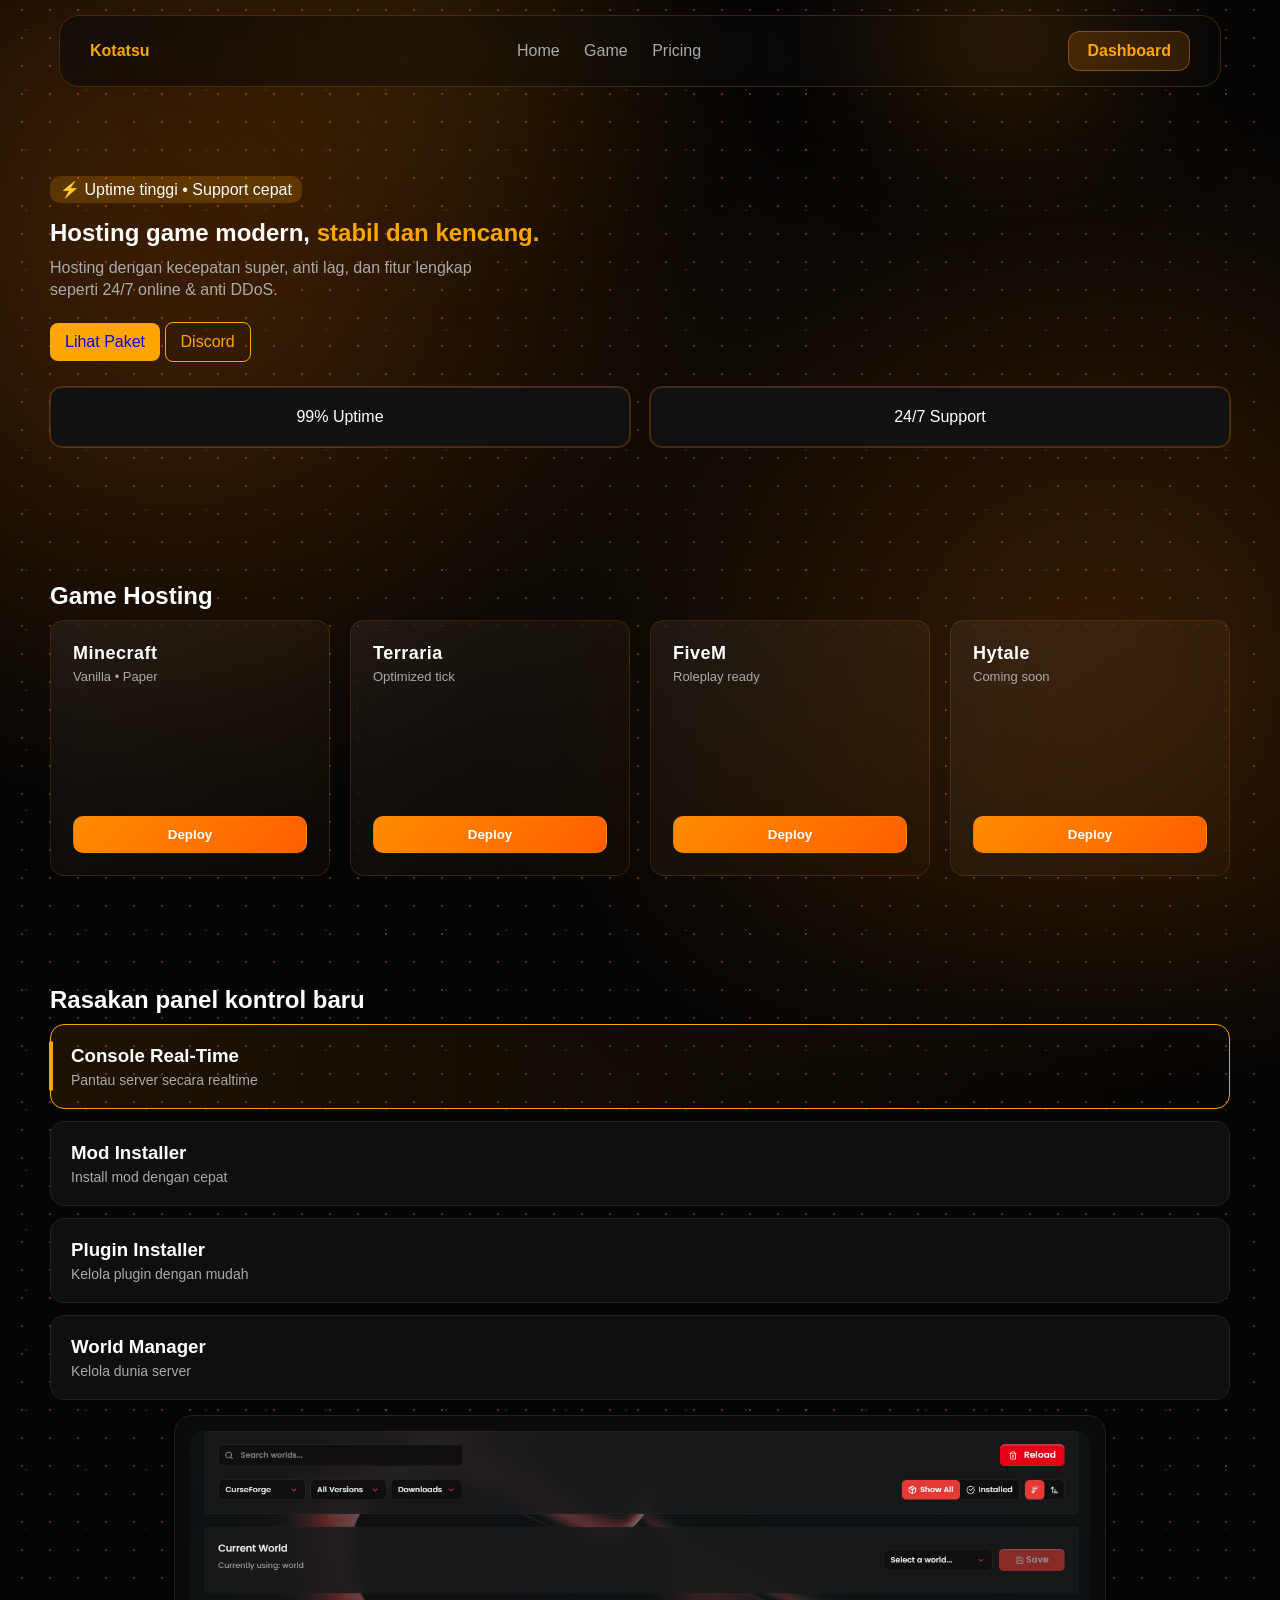
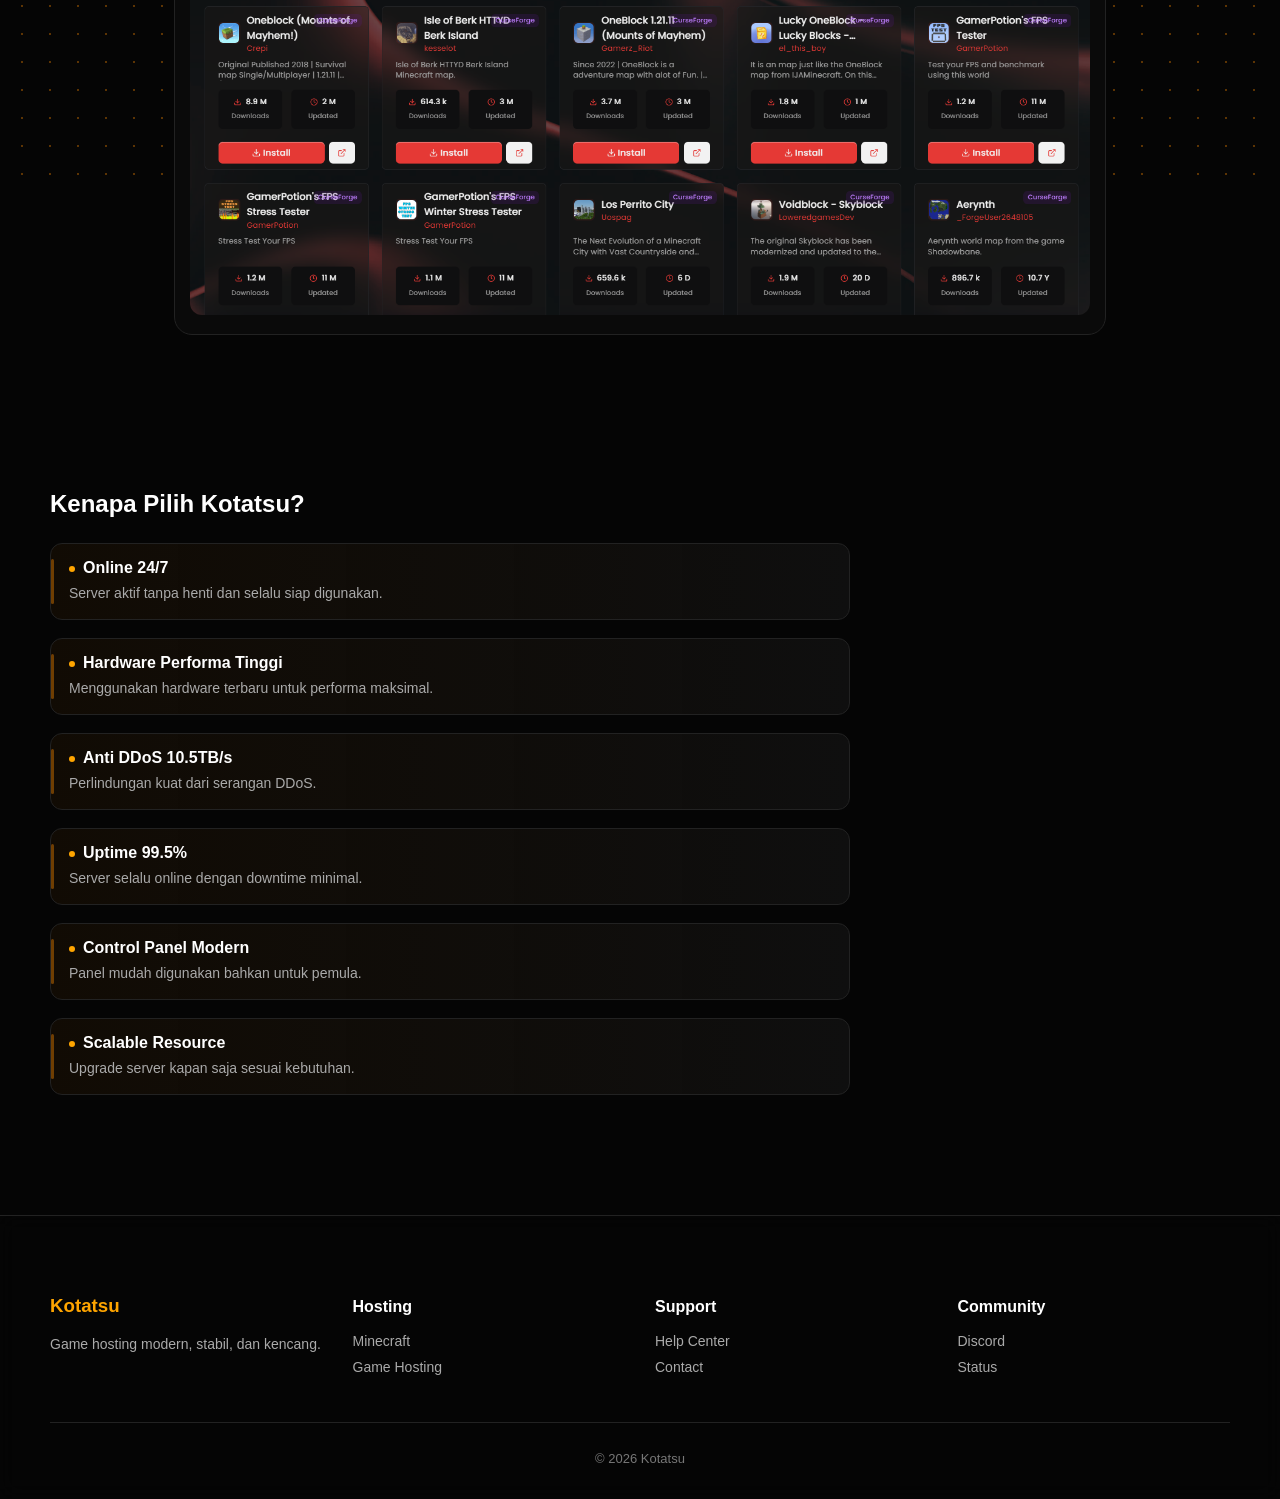
<file: index.html>
<!DOCTYPE html>
<html lang="id">
<head>
  <meta charset="UTF-8">
  <meta name="viewport" content="width=device-width, initial-scale=1.0">
  <title>Kotatsu Hosting</title>
  <link rel="stylesheet" href="style.css">
</head>
<body>

<div class="bg-layer"></div>

<!-- NAVBAR -->
<header class="navbar fade-in">
  <div class="logo">Kotatsu</div>
  <nav>
    <a href="#">Home</a>
    <a href="games.html">Game</a>
    <a href="#">Pricing</a>
  </nav>
  <a href="dashboard.html" onclick="goDashboard()" class="btn dashboard">Dashboard</a>
</header>

<!-- HERO -->
<section class="hero fade-in">
  <span class="badge">⚡ Uptime tinggi • Support cepat</span>
  <h1>Hosting game modern, <span>stabil dan kencang.</span></h1>
  <p>Hosting dengan kecepatan super, anti lag, dan fitur lengkap seperti 24/7 online & anti DDoS.</p>

  <div class="hero-btn">
    <a href="games.html" class="btn primary">Lihat Paket</a>
    <a href="https://discord.gg/DBfrqUjaY" target="_blank" class="btn secondary">Discord</a>
  </div>

  <div class="stats">
    <div>99% Uptime</div>
    <div>24/7 Support</div>
  </div>
</section>

<!-- GAMES -->
<section class="games fade-in">
  <h2>Game Hosting</h2>

  <div class="game-container">
    <div class="card">
      <h3>Minecraft</h3>
      <p>Vanilla • Paper</p>
      <button>Deploy</button>
    </div>

    <div class="card">
      <h3>Terraria</h3>
      <p>Optimized tick</p>
      <button>Deploy</button>
    </div>

    <div class="card">
      <h3>FiveM</h3>
      <p>Roleplay ready</p>
      <button>Deploy</button>
    </div>

    <div class="card">
      <h3>Hytale</h3>
      <p>Coming soon</p>
      <button>Deploy</button>
    </div>
  </div>
</section>

<!-- FEATURES -->
<section class="features fade-in">
  <h2>Rasakan panel kontrol baru</h2>

  <div class="feature-container">
    <div class="feature-list">
      <div class="item active" data-img="img1.png">
        <h3>Console Real-Time</h3>
        <p>Pantau server secara realtime</p>
      </div>

      <div class="item" data-img="img2.png">
        <h3>Mod Installer</h3>
        <p>Install mod dengan cepat</p>
      </div>

      <div class="item" data-img="img3.png">
        <h3>Plugin Installer</h3>
        <p>Kelola plugin dengan mudah</p>
      </div>

      <div class="item" data-img="img4.png">
        <h3>World Manager</h3>
        <p>Kelola dunia server</p>
      </div>
    </div>
  </div>

  <div class="preview-wrapper">
    <div class="preview-box">
      <img id="preview-img" src="img1.png">
    </div>
  </div>
</section>

<!-- INFO -->
<section class="hosting-info fade-in">
  <h2>Kenapa Pilih Kotatsu?</h2>

  <div class="hosting-list">
    <div class="feature-text">
      <h3>Online 24/7</h3>
      <p>Server aktif tanpa henti dan selalu siap digunakan.</p>
    </div>

    <div class="feature-text">
      <h3>Hardware Performa Tinggi</h3>
      <p>Menggunakan hardware terbaru untuk performa maksimal.</p>
    </div>

    <div class="feature-text">
      <h3>Anti DDoS 10.5TB/s</h3>
      <p>Perlindungan kuat dari serangan DDoS.</p>
    </div>

    <div class="feature-text">
      <h3>Uptime 99.5%</h3>
      <p>Server selalu online dengan downtime minimal.</p>
    </div>

    <div class="feature-text">
      <h3>Control Panel Modern</h3>
      <p>Panel mudah digunakan bahkan untuk pemula.</p>
    </div>

    <div class="feature-text">
      <h3>Scalable Resource</h3>
      <p>Upgrade server kapan saja sesuai kebutuhan.</p>
    </div>
  </div>
</section>

<!-- FOOTER -->
<footer class="footer fade-in">
  <div class="footer-container">

    <div class="footer-col">
      <h3 class="logo">Kotatsu</h3>
      <p>Game hosting modern, stabil, dan kencang.</p>
    </div>

    <div class="footer-col">
      <h4>Hosting</h4>
      <ul>
        <li><a href="#">Minecraft</a></li>
        <li><a href="#">Game Hosting</a></li>
      </ul>
    </div>

    <div class="footer-col">
      <h4>Support</h4>
      <ul>
        <li><a href="#">Help Center</a></li>
        <li><a href="#">Contact</a></li>
      </ul>
    </div>

    <div class="footer-col">
      <h4>Community</h4>
      <ul>
        <li><a href="#">Discord</a></li>
        <li><a href="#">Status</a></li>
      </ul>
    </div>

  </div>

  <div class="footer-bottom">
    <p>© 2026 Kotatsu</p>
  </div>
</footer>

<script src="script.js"></script>
</body>
</html>
</file>
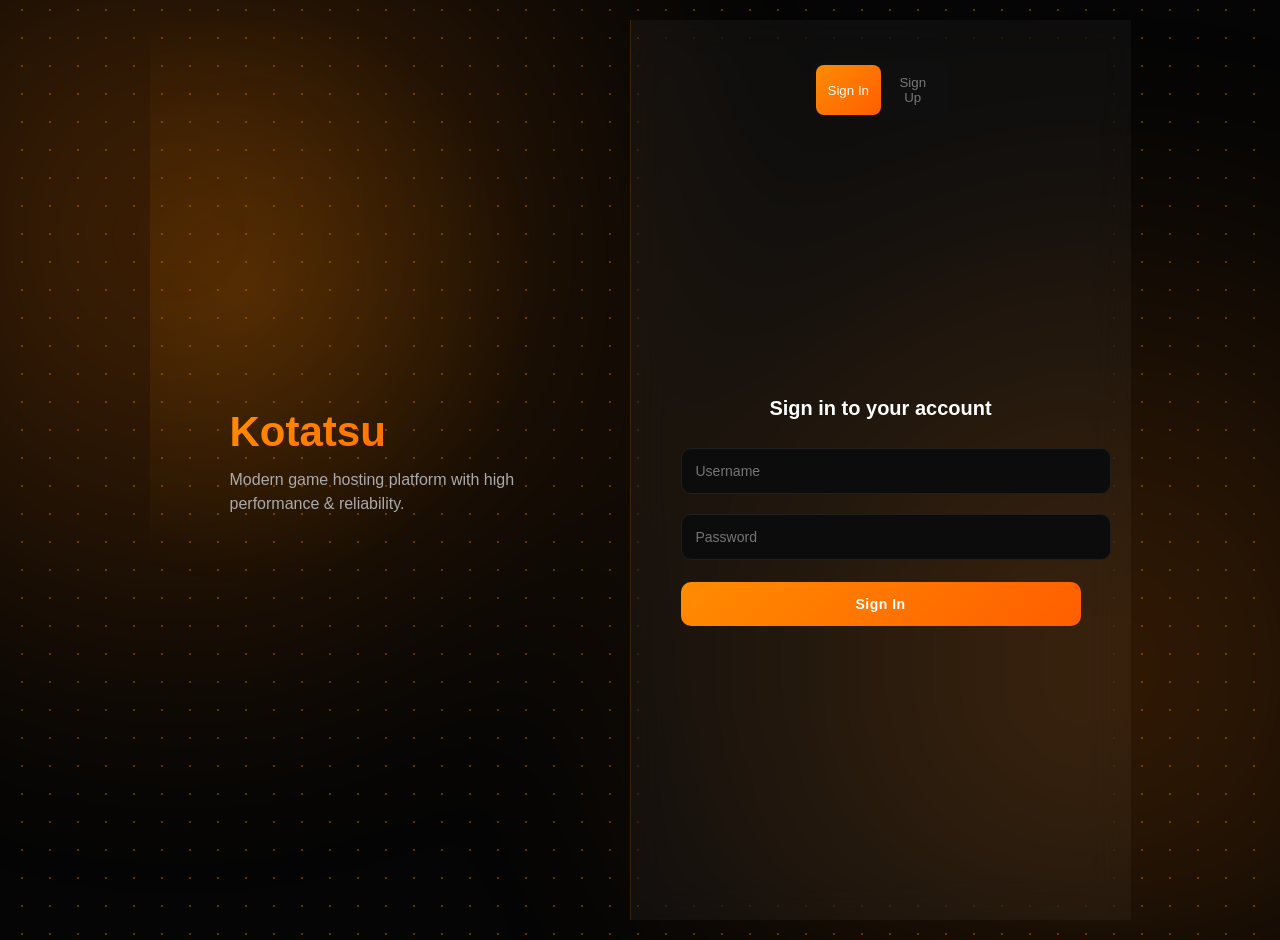
<file: auth.html>
<!DOCTYPE html>
<html lang="id">
<head>
  <meta charset="UTF-8">
  <title>Auth - Kotatsu</title>
  <link rel="stylesheet" href="style.css">
</head>

<body class="auth-body">

<div class="auth-container">

  <!-- LEFT -->
  <div class="auth-left">
    <h1>Kotatsu</h1>
    <p>Modern game hosting platform with high performance & reliability.</p>
  </div>

  <!-- RIGHT -->
  <div class="auth-card">

    <div class="auth-tabs">
      <button id="loginTab" class="active" onclick="showLogin()">Sign In</button>
      <button id="registerTab" onclick="showRegister()">Sign Up</button>
    </div>

    <!-- LOGIN -->
    <div id="loginForm" class="form active">
      <h2>Sign in to your account</h2>

      <input type="text" id="loginUser" placeholder="Username">
      <input type="password" id="loginPass" placeholder="Password">

      <button onclick="login()">Sign In</button>
      <p id="loginMsg"></p>
    </div>

    <!-- REGISTER -->
    <div id="registerForm" class="form">
      <h2>Create your account</h2>

      <input type="text" id="regUser" placeholder="Username">
      <input type="email" id="regEmail" placeholder="Email">
      <input type="password" id="regPass" placeholder="Password">
      <input type="password" id="regConfirm" placeholder="Confirm Password">

      <button onclick="register()">Sign Up</button>
      <p id="regMsg"></p>
    </div>

  </div>

</div>

<script src="auth.js"></script>
</body>
</html>
</file>
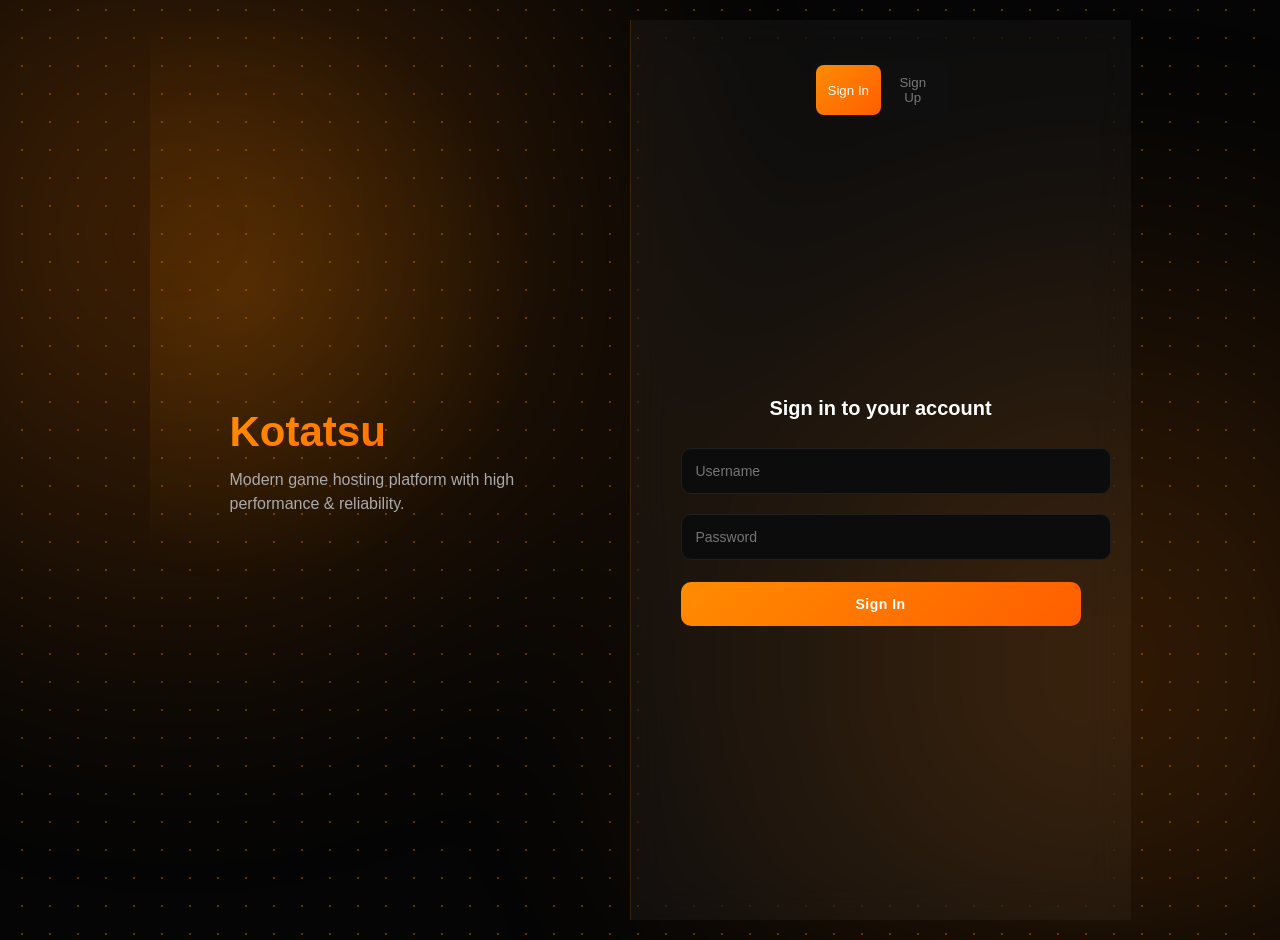
<file: dashboard.html>
<!DOCTYPE html>
<html lang="id">
<head>
  <meta charset="UTF-8">
  <meta name="viewport" content="width=device-width, initial-scale=1.0">
  <title>Dashboard Kotatsu</title>
  <link rel="stylesheet" href="style.css">
</head>
<body>
<div class="overlay" onclick="toggleMenu()"></div>

<div class="bg-layer"></div>

<!-- TOPBAR -->
<div class="topbar">

  <!-- LEFT: MENU -->
  <div class="left-top">
    <div class="menu-btn" onclick="toggleMenu()">=</div>

    <div class="nav-links">
    </div>
  </div>

  <!-- LOGO -->
  <div class="logo">Kotatsu Panel</div>

  <!-- PROFILE -->
  <div class="profile">
    <span id="user">User</span>
  </div>

</div>

<!-- SIDEBAR -->
<div class="sidebar" id="sidebar">
  <a href="index.html">Home</a>
  <a href="games.html">Games</a>
  <a href="#">Service</a>
  <a href="#">Invoice</a>
  <a href="#" onclick="logout()">Logout</a>
</div>

<!-- MAIN -->
<div class="main">

  <div class="dash-header">
    <div>
      <h1>Dashboard</h1>
      <p>Selamat datang kembali </p>
    </div>

    <div class="dash-actions">
      <button class="btn primary">+ Deploy Server</button>
    </div>
  </div>

  <div class="grid">

    <div class="dash-card">
      <h4>Active Server</h4>
      <h2>2</h2>
      <span>Server berjalan</span>
    </div>

    <div class="dash-card">
      <h4>Invoice</h4>
      <h2>1</h2>
      <span>Menunggu pembayaran</span>
    </div>

    <div class="dash-card">
      <h4>Service</h4>
      <h2>Premium</h2>
      <span>Status aktif</span>
    </div>

  </div>

</div>

<script src="dashboard.js"></script>
</body>
</html>
</file>
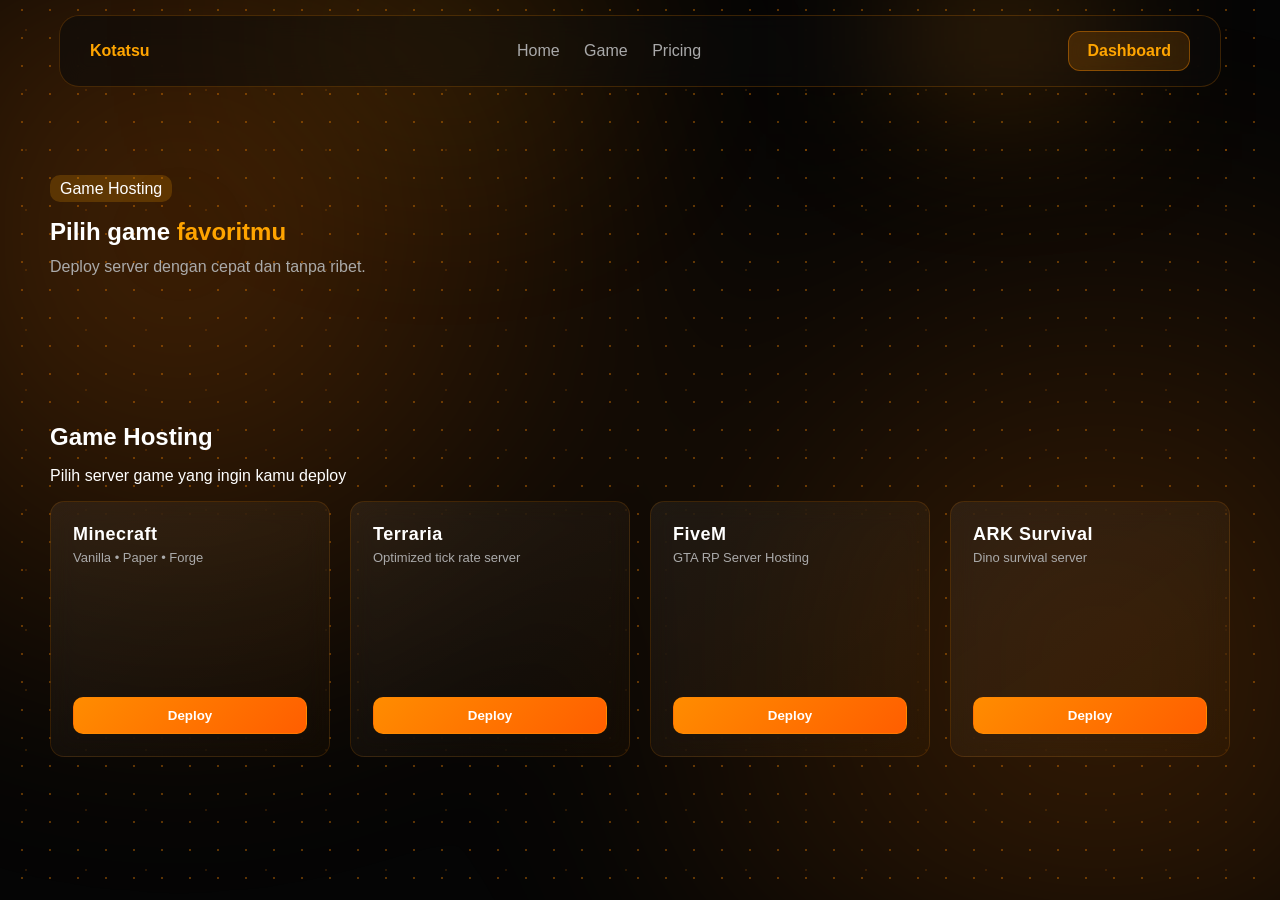
<file: games.html>
<!DOCTYPE html>
<html lang="id">
<head>
  <meta charset="UTF-8">
  <meta name="viewport" content="width=device-width, initial-scale=1.0">
  <title>Kotatsu - Game Hosting</title>

  
  <!-- CSS KHUSUS GAMES -->
  <link rel="stylesheet" href="style.css">
</head>
<body>
  <div class="bg-layer"></div>

<!-- NAVBAR -->
<header class="navbar">
  <div class="logo">Kotatsu</div>
  <nav class="nav-center">
    <a href="index.html">Home</a>
    <a href="games.html">Game</a>
    <a href="#">Pricing</a>
  </nav>

  <a href="#" onclick="goDashboard()" class="btn dashboard">Dashboard</a>
</header>

<!-- HERO PAGE -->
<section class="hero fade-in">
  <span class="badge">Game Hosting</span>
  <h1>Pilih game <span>favoritmu</span></h1>
  <p>Deploy server dengan cepat dan tanpa ribet.</p>
</section>

<!-- LIST GAME -->
<section class="games fade-in">
  <h2>Game Hosting</h2>
  <p class="subtitle">Pilih server game yang ingin kamu deploy</p>

  <div class="game-container">

    <!-- Minecraft -->
    <div class="card">
      <div class="icon"></div>
      <h3>Minecraft</h3>
      <p>Vanilla • Paper • Forge</p>
      <button class="btn primary">Deploy</button>
    </div>

    <!-- Rust -->
    <div class="card">
      <div class="icon"></div>
      <h3>Terraria</h3>
      <p>Optimized tick rate server</p>
      <button class="btn primary">Deploy</button>
    </div>

    <!-- GTA / Roleplay -->
    <div class="card">
      <div class="icon"></div>
      <h3>FiveM</h3>
      <p>GTA RP Server Hosting</p>
      <button class="btn primary">Deploy</button>
    </div>

    <!-- ARK -->
    <div class="card">
      <div class="icon"></div>
      <h3>ARK Survival</h3>
      <p>Dino survival server</p>
      <button class="btn primary">Deploy</button>
    </div>

  </div>
</section>
<script src="script.js"></script>
</body>
</html>
</file>
<file: style.css>
body {
  margin: 0;
  font-family: Arial;
  color: white;
  overflow-x: hidden;
  background: #050505;
  position: relative;
  z-index: 0;
}

/* DOT LAYER 1 (lebih jelas) */
body::before {
  content: "";
  position: fixed;
  width: 300%;
  height: 300%;
  top: -100%;
  left: -100%;

  background-image: radial-gradient(rgba(255,140,0,0.35) 1.2px, transparent 1px);
  background-size: 28px 28px;

  animation: moveDots 25s linear infinite;
  z-index: -2;
}

/* DOT LAYER 2 (depth beda arah) */
.bg-layer {
  position: fixed;
  width: 250%;
  height: 250%;
  top: -80%;
  left: -80%;

  background-image: radial-gradient(rgba(255,140,0,0.15) 1px, transparent 1px);
  background-size: 60px 60px;

  animation: moveDotsReverse 40s linear infinite;
  z-index: -1;
}

/* GLOW LEBIH HIDUP */
body::after {
  content: "";
  position: fixed;
  width: 120%;
  height: 120%;
  top: -10%;
  left: -10%;

  background: radial-gradient(circle at 20% 30%, rgba(255,120,0,0.25), transparent 40%),
              radial-gradient(circle at 80% 70%, rgba(255,120,0,0.2), transparent 40%);

  filter: blur(80px);
  animation: glowMove 8s ease-in-out infinite alternate;
  z-index: -1;
}

/* SEMUA MULAI TERSEMBUNYI */
body.loaded .fade-in {
  opacity: 1;
  transform: translateY(0);
}

.fade-in {
  opacity: 0;
  transform: translateY(30px);
  transition: 0.8s ease;
}

/* NAVBAR */
.navbar {
  display: flex;
  justify-content: space-between;
  padding: 20px 50px;
}

.logo {
  color: orange;
  font-weight: bold;
}

nav a {
  margin: 0 10px;
  color: #aaa;
  text-decoration: none;
}

nav a:hover {
  color: orange;
}

/* NAVBAR GLOW */
.navbar {
  position: relative;
  z-index: 10;
}

/* GLOW EFFECT */
.navbar::before {
  content: "";
  position: absolute;
  width: 300px;
  height: 150px;
  background: orange;
  filter: blur(120px);
  opacity: 0.15;
  top: -50px;
  left: 20%;
  z-index: -1;
}

/* OPTIONAL: glow tambahan biar lebih hidup */
.navbar::after {
  content: "";
  position: absolute;
  width: 200px;
  height: 100px;
  background: rgba(255,140,0,0.3);
  filter: blur(80px);
  top: -30px;
  right: 10%;
  z-index: -1;
}

.navbar {
  backdrop-filter: blur(10px);
  background: rgba(0,0,0,0.4);
  border-bottom: 1px solid rgba(255,140,0,0.2);
}

/* NAVBAR FLOATING */
.navbar {
  position: fixed;
  top: 15px;

  left: 0;
  right: 0;
  margin: auto;

  width: 90%;
  max-width: 1100px;

  padding: 15px 30px;
  border-radius: 20px;

  background: rgba(10,10,10,0.6);
  backdrop-filter: blur(12px);

  border: 1px solid rgba(255,140,0,0.2);

  display: flex;
  justify-content: space-between;
  align-items: center;

  z-index: 999;
}

.hero {
  margin-top: 100px;
}

/* BUTTON */
.btn {
  padding: 10px 15px;
  border: none;
  border-radius: 8px;
  cursor: pointer;
}

.primary {
  background: orange;
}

.secondary {
  background: transparent;
  border: 1px solid orange;
  color: orange;
}

/* DASHBOARD BUTTON */
.dashboard {
  padding: 10px 18px;
  border-radius: 12px;

  background: rgba(255,140,0,0.15);
  backdrop-filter: blur(10px);

  border: 1px solid rgba(255,140,0,0.4);

  color: orange;
  font-weight: 600;
  cursor: pointer;

  transition: 0.3s;
  position: relative;
  overflow: hidden;
}

/* HERO */
.hero {
  padding: 80px 50px;
}

.hero h1 span {
  color: orange;
}

.hero p {
  margin: 10px 0 0;
  color: #aaa;
  max-width: 450px;
  line-height: 1.4;
}

.badge {
  background: rgba(255,165,0,0.2);
  padding: 5px 10px;
  border-radius: 10px;
}

/* STATS */
.stats {
  margin-top: 30px;
  display: flex;
  gap: 20px;
}

.stats div {
  background: #111;
  padding: 20px;
  border-radius: 12px;
  border: 1px solid #222;
  transition: 0.3s;
  flex: 1;
  text-align: center;
}

/* HOVER EFFECT */
.stats div:hover {
  border: 1px solid orange;
  box-shadow: 0 0 10px rgba(255,140,0,0.5);
  transform: translateY(-3px);
}

/* outline halus tanpa ubah layout */
.stats div {
  border: 1px solid rgba(255,140,0,0.2);
  transition: 0.3s;
}

/* glow dikit saat hover */
.stats div:hover {
  border: 1px solid orange;
  box-shadow: 0 0 8px rgba(255,140,0,0.4);
}

.stats div {
  position: relative;
  z-index: 1;
}

/* GAMES */
.games {
  padding: 50px;
}

.game-container {
  display: grid;
  grid-template-columns: repeat(auto-fit,minmax(200px,1fr));
  gap: 20px;
}

.card {
  background: #111;
  padding: 20px;
  border-radius: 10px;
  border: 1px solid #222;
  transition: 0.3s;
}

.card:hover {
  border: 1px solid orange;
  box-shadow: 0 0 10px orange;
}

/* FEATURES */
.features {
  padding: 50px;
}

/* FEATURES ACCORDION FIX */
.features {
  padding: 50px;
}

/* ===== FEATURES FINAL (SESUAI SS) ===== */

.features {
  padding: 60px 50px;
}

/* LIST */
.feature-list .item {
  background: #0f0f0f;
  padding: 20px;
  border-radius: 14px;
  margin-bottom: 15px;
  border: 1px solid #222;
  cursor: pointer;
  transition: 0.3s;
  position: relative;
}

.feature-list .item:hover {
  border: 1px solid orange;
}

/* ACTIVE */
.feature-list .item.active {
  border: 1px solid orange;
  background: linear-gradient(
    to right,
    rgba(255,140,0,0.1),
    transparent
  );
}

/* GARIS KIRI */
.feature-list .item.active::before {
  content: "";
  position: absolute;
  left: -2px;
  top: 20%;
  height: 60%;
  width: 4px;
  background: orange;
  border-radius: 10px;
}

/* TEXT */
.feature-list h3 {
  margin: 0;
}

.feature-list p {
  margin: 5px 0 0;
  color: #aaa;
  font-size: 14px;
}

/* PREVIEW BAWAH */
.preview-wrapper {
  margin-top: 40px;
  display: flex;
  justify-content: center;
}

.preview-box {
  width: 90%;
  max-width: 900px;
  background: #0a0a0a;
  border-radius: 18px;
  padding: 15px;
  border: 1px solid #222;
}

.preview-box img {
  width: 100%;
  border-radius: 12px;
  transition: 0.4s;
}

.preview-box img.fade {
  opacity: 0;
  transform: translateY(20px);
}

/* OUTLINE HALUS SAJA (tanpa ubah size/posisi) */
.stats div {
  outline: 1px solid rgba(255,140,0,0.25);
  outline-offset: 0px;
}

/* sedikit highlight saat hover (opsional, ringan banget) */
.stats div:hover {
  outline: 1px solid orange;
}

@keyframes moveDots {
  0% { transform: translate(0,0); }
  100% { transform: translate(200px,200px); }
}

@keyframes moveDotsReverse {
  0% { transform: translate(0,0); }
  100% { transform: translate(-200px,-200px); }
}

@keyframes glowMove {
  0% { transform: translate(0,0) scale(1); }
  100% { transform: translate(-50px,50px) scale(1.15); }
}

/* ===== GLOBAL SPACING FIX ===== */

/* Biar semua section punya jarak konsisten */
section {
  margin-bottom: 60px;
}

/* Judul section */
h2 {
  margin-bottom: 20px;
}

/* HERO RAPIIIN */
.hero {
  padding: 80px 50px 60px;
}

.hero h1 {
  margin-bottom: 10px;
}

.hero p {
  margin: 10px 0 20px;
}

/* BUTTONS */
.hero-btn {
  margin-bottom: 25px;
}

/* STATS */
.stats {
  margin-top: 20px;
}

/* GAMES */
.games h2 {
  margin-bottom: 25px;
}

/* FEATURES */
.features h2 {
  margin-bottom: 25px;
}

.feature-list {
  margin-top: 20px;
}

.feature-list .item {
  margin-bottom: 12px;
}

/* PREVIEW */
.preview-wrapper {
  margin-top: 30px;
}

/* RAPATKAN AREA TENGAH */
.games {
  padding-top: 20px;
  padding-bottom: 20px;
}

.features {
  padding-top: 20px;
}

/* kurangi jarak dari stats ke games */
.stats {
  margin-bottom: 20px;
}

/* rapatin judul game hosting */
.games h2 {
  margin-bottom: 15px;
}

/* rapatin jarak ke bawah */
.game-container {
  margin-bottom: 20px;
}

/* ===== SUPER COMPACT SPACING ===== */

/* HERO ↓ */
.hero {
  padding-bottom: 30px;
}

/* STATS ↓ */
.stats {
  margin-top: 15px;
  margin-bottom: 10px;
}

/* GAMES ↓ */
.games {
  padding: 20px 50px 10px;
}

.games h2 {
  margin-bottom: 10px;
}

/* CARD GRID */
.game-container {
  margin-bottom: 10px;
}

/* FEATURES ↓ */
.features {
  padding: 20px 50px;
}

.features h2 {
  margin-bottom: 10px;
}

/* FEATURE LIST */
.feature-list {
  margin-top: 10px;
}

/* PREVIEW */
.preview-wrapper {
  margin-top: 15px;
}

.games {
  padding: 15px 50px 5px;
}

.features {
  padding: 15px 50px;
}

/* ===== BOTTOM FEATURES (TIDAK GANGGU LAYOUT ATAS) ===== */
.hosting-features-bottom {
  padding: 60px 50px;
  margin-top: 40px;
}

.hosting-features-bottom h2 {
  margin-bottom: 20px;
}

/* GRID */
.hosting-grid-bottom {
  display: grid;
  grid-template-columns: repeat(auto-fit, minmax(200px, 1fr));
  gap: 15px;
}

/* BOX */
.feature-box-bottom {
  background: #0f0f0f;
  padding: 18px;
  border-radius: 12px;
  border: 1px solid #222;
  text-align: center;
  transition: 0.3s;
}

/* HOVER HALUS */
.feature-box-bottom:hover {
  border: 1px solid orange;
  box-shadow: 0 0 10px rgba(255,140,0,0.3);
}

/* ===== FITUR + DESKRIPSI ===== */
.hosting-info {
  padding: 60px 50px;
  max-width: 800px;
}

.hosting-info h2 {
  margin-bottom: 25px;
}

/* LIST */
.hosting-list {
  display: flex;
  flex-direction: column;
  gap: 18px;
}

/* ITEM */
.feature-text h3 {
  margin: 0;
  font-size: 16px;
  color: white;
  position: relative;
  padding-left: 14px;
}

/* TITIK ORANGE */
.feature-text h3::before {
  content: "";
  position: absolute;
  left: 0;
  top: 7px;
  width: 6px;
  height: 6px;
  background: orange;
  border-radius: 50%;
}

/* DESKRIPSI */
.feature-text p {
  margin: 5px 0 0 14px;
  color: #aaa;
  font-size: 14px;
  line-height: 1.5;
}

/* BOX PER FITUR */
.feature-text {
  background: #0f0f0f;
  border: 1px solid #222;
  border-radius: 12px;
  padding: 15px 18px;
  transition: 0.3s;
  position: relative;
}

/* HOVER HALUS */
.feature-text:hover {
  border: 1px solid orange;
  box-shadow: 0 0 10px rgba(255,140,0,0.2);
}

/* GARIS KIRI (BIAR MIRIP PREMIUM) */
.feature-text::before {
  content: "";
  position: absolute;
  left: 0;
  top: 20%;
  height: 60%;
  width: 3px;
  background: rgba(255,140,0,0.4);
  border-radius: 10px;
}

/* JUDUL */
.feature-text h3 {
  margin: 0;
  font-size: 16px;
  color: white;
}

/* DESKRIPSI */
.feature-text p {
  margin: 6px 0 0;
  color: #aaa;
  font-size: 14px;
  line-height: 1.5;
}

.feature-text {
  background: linear-gradient(
    to right,
    rgba(255,140,0,0.05),
    #0f0f0f
  );
}

/* ===== FOOTER ===== */
.footer {
  padding: 60px 50px 20px;
  border-top: 1px solid #222;
  background: transparent;
}

/* GRID */
.footer-container {
  display: grid;
  grid-template-columns: repeat(auto-fit, minmax(200px, 1fr));
  gap: 30px;
}

/* KOLOM */
.footer-col h4 {
  margin-bottom: 10px;
}

.footer-col p {
  color: #aaa;
  font-size: 14px;
}

/* LIST */
.footer-col ul {
  list-style: none;
  padding: 0;
}

.footer-col ul li {
  margin-bottom: 8px;
}

.footer-col ul li a {
  text-decoration: none;
  color: #aaa;
  font-size: 14px;
  transition: 0.2s;
}

.footer-col ul li a:hover {
  color: orange;
}

/* LOGO */
.footer .logo {
  color: orange;
}

/* BOTTOM */
.footer-bottom {
  margin-top: 30px;
  padding-top: 15px;
  border-top: 1px solid #222;
  text-align: center;
  color: #777;
  font-size: 13px;
}

.footer {
  backdrop-filter: blur(10px);
}

/* DELAY MASUK BERTAHAP */
.fade-in:nth-child(1) { transition-delay: 0.2s; }
.fade-in:nth-child(2) { transition-delay: 0.4s; }
.fade-in:nth-child(3) { transition-delay: 0.6s; }
.fade-in:nth-child(4) { transition-delay: 0.8s; }

/* BUTTON GAME */
.card button {
  width: 100%;
  margin-top: auto;

  padding: 10px;

  border-radius: 10px;
  border: 1px solid rgba(255,140,0,0.4);

  background: linear-gradient(135deg, #ff8c00, #ff5e00);
  color: white;

  font-weight: 600;
  cursor: pointer;

  position: relative;
  overflow: hidden;

  transition: 0.3s;
}

.card button:hover {
  transform: translateY(-2px);
  box-shadow: 0 0 18px rgba(255,140,0,0.5);
}

/* efek shine */
.card button::before {
  content: "";
  position: absolute;
  top: 0;
  left: -100%;
  width: 100%;
  height: 100%;

  background: linear-gradient(
    120deg,
    transparent,
    rgba(255,255,255,0.3),
    transparent
  );

  transition: 0.5s;
}

.card button:hover::before {
  left: 100%;
}

.dashboard {
  padding: 10px 18px;
  border-radius: 12px;

  background: rgba(255,140,0,0.15);
  border: 1px solid rgba(255,140,0,0.4);

  color: orange;
  font-weight: 600;
  text-decoration: none;

  transition: 0.3s;
}

.dashboard:hover {
  background: rgba(255,140,0,0.3);
  box-shadow: 0 0 15px rgba(255,140,0,0.4);
  transform: translateY(-2px);
}

.card {
  display: flex;
  flex-direction: column;
  justify-content: space-between;

  height: 210px;
  padding: 22px;

  background: linear-gradient(
    145deg,
    rgba(255,255,255,0.06),
    rgba(255,140,0,0.03)
  );

  border: 1px solid rgba(255,140,0,0.15);
  border-radius: 14px;

  backdrop-filter: blur(12px);

  transition: 0.35s ease;

  box-shadow: 0 0 0 rgba(0,0,0,0);
}

.card:hover {
  transform: translateY(-8px) scale(1.02);

  border: 1px solid rgba(255,140,0,0.6);

  box-shadow:
    0 10px 30px rgba(0,0,0,0.4),
    0 0 25px rgba(255,140,0,0.25);
}

.card h3 {
  margin: 0;
  font-size: 18px;
  letter-spacing: 0.5px;
}

.card p {
  margin-top: 5px;
  color: #aaa;
  font-size: 13px;
}

.btn.primary {
  display: inline-block;
  text-decoration: none;
  text-align: center;
}

.btn.secondary {
  display: inline-block;
  text-decoration: none;
  text-align: center;
}

/* BACKGROUND */
.auth-body {
  background: #050505;

  display: flex;
  justify-content: center;
  align-items: center;

  min-height: 100vh;

  padding: 20px; /* biar aman di layar kecil */
}

/* WRAPPER */
.auth-wrapper {
  width: 100%;
  display: flex;
  justify-content: center;
  align-items: center;
}

/* ===== AUTH UI UPGRADE ===== */

/* BOX LEBIH HALUS */
.auth-box {
  width: 380px;
  padding: 28px;

  background: rgba(255,255,255,0.04);
  backdrop-filter: blur(20px);

  border: 1px solid rgba(255,140,0,0.25);
  border-radius: 20px;

  box-shadow:
    0 10px 40px rgba(0,0,0,0.5),
    0 0 25px rgba(255,140,0,0.08);
}

.auth-box {
  margin: auto;
}

/* JUDUL */
.form h2 {
  margin-bottom: 15px;
  font-size: 20px;
  font-weight: 600;
}

/* INPUT LEBIH PREMIUM */
.form input {
  width: 100%;
  padding: 12px 14px;
  margin: 10px 0;

  background: rgba(0,0,0,0.6);
  border: 1px solid rgba(255,140,0,0.15);
  border-radius: 12px;

  color: white;
  font-size: 14px;

  transition: 0.25s;
}

/* FOCUS EFFECT */
.form input:focus {
  outline: none;
  border: 1px solid orange;
  box-shadow: 0 0 10px rgba(255,140,0,0.3);
}

/* BUTTON LEBIH HIDUP */
.form button {
  width: 100%;
  padding: 12px;

  margin-top: 12px;

  background: linear-gradient(135deg, orange, #ff5e00);
  border: none;
  border-radius: 12px;

  color: white;
  font-weight: 600;
  letter-spacing: 0.5px;

  cursor: pointer;

  transition: 0.3s;
}

/* HOVER BUTTON */
.form button:hover {
  transform: translateY(-2px);
  box-shadow: 0 0 18px rgba(255,140,0,0.5);
}

/* MESSAGE */
.form p {
  font-size: 13px;
  color: #aaa;
  margin-top: 10px;
}

/* TOGGLE BUTTON LEBIH CLEAN */
.auth-toggle {
  display: flex;
  margin-bottom: 20px;

  background: rgba(0,0,0,0.5);
  border-radius: 12px;
  overflow: hidden;

  border: 1px solid rgba(255,140,0,0.2);
}

.auth-toggle button {
  flex: 1;
  padding: 10px;

  background: transparent;
  color: #aaa;

  cursor: pointer;
  transition: 0.25s;
}

/* ACTIVE TAB */
.auth-toggle button.active {
  background: linear-gradient(135deg, orange, #ff6a00);
  color: white;
  font-weight: 600;
}

/* TOGGLE */
.auth-toggle {
  display: flex;
  margin-bottom: 20px;
  background: #111;
  border-radius: 12px;
  overflow: hidden;
}

.auth-toggle button {
  flex: 1;
  padding: 10px;
  border: none;
  background: transparent;
  color: #aaa;
  cursor: pointer;
  transition: 0.3s;
}

.auth-toggle button.active {
  background: orange;
  color: black;
  font-weight: bold;
}

/* FORM */
.form {
  display: none;
  animation: fade 0.4s ease;
}

.form.active {
  display: block;
}

.form h2 {
  margin-bottom: 15px;
}

/* INPUT */
.form input {
  width: 100%;
  padding: 10px;
  margin: 8px 0;

  background: #111;
  border: 1px solid #222;
  border-radius: 10px;

  color: white;
}

/* BUTTON */
.form button {
  width: 100%;
  padding: 10px;

  background: linear-gradient(135deg, orange, #ff5e00);
  border: none;
  border-radius: 10px;

  color: white;
  font-weight: bold;
  cursor: pointer;

  margin-top: 10px;
}

/* MESSAGE */
.form p {
  font-size: 13px;
  color: #aaa;
  margin-top: 10px;
}

/* ANIMATION */
@keyframes fade {
  from { opacity: 0; transform: translateY(10px); }
  to { opacity: 1; transform: translateY(0); }
}

.dashboard-page {
  padding: 120px 50px 50px;
  color: white;
}

/* HEADER */
.dash-header h1 {
  margin: 0;
}

.dash-header p {
  color: #aaa;
  margin-top: 5px;
}

/* GRID */
.dash-grid {
  margin-top: 30px;
  display: grid;
  grid-template-columns: repeat(auto-fit, minmax(200px, 1fr));
  gap: 20px;
}

/* CARD */
.dash-card {
  background: rgba(255,255,255,0.05);
  border: 1px solid rgba(255,140,0,0.2);
  border-radius: 14px;

  padding: 20px;

  backdrop-filter: blur(12px);

  transition: 0.3s;
}

.dash-card:hover {
  transform: translateY(-5px);
  border: 1px solid orange;
  box-shadow: 0 0 15px rgba(255,140,0,0.3);
}

/* TOP BAR */
.topbar {
  position: fixed;
  top: 0;
  left: 0;
  right: 0;

  height: 60px;
  padding: 0 20px;

  display: flex;
  align-items: center;
  justify-content: space-between;

  background: rgba(10,10,10,0.7);
  backdrop-filter: blur(10px);

  border-bottom: 1px solid rgba(255,140,0,0.2);

  z-index: 1000;
}

/* MENU BUTTON */
.menu-btn {
  font-size: 26px;
  cursor: pointer;
  color: orange;
}

/* PROFILE */
.profile {
  color: white;
}

/* SIDEBAR */
body {
  margin: 0;
  font-family: Arial;
  color: white;
  overflow-x: hidden;
  background: #050505;
  position: relative;
  z-index: 0;
}

/* DOT LAYER 1 (lebih jelas) */
body::before {
  content: "";
  position: fixed;
  width: 300%;
  height: 300%;
  top: -100%;
  left: -100%;

  background-image: radial-gradient(rgba(255,140,0,0.35) 1.2px, transparent 1px);
  background-size: 28px 28px;

  animation: moveDots 25s linear infinite;
  z-index: -2;
}

/* DOT LAYER 2 (depth beda arah) */
.bg-layer {
  position: fixed;
  width: 250%;
  height: 250%;
  top: -80%;
  left: -80%;

  background-image: radial-gradient(rgba(255,140,0,0.15) 1px, transparent 1px);
  background-size: 60px 60px;

  animation: moveDotsReverse 40s linear infinite;
  z-index: -1;
}

/* GLOW LEBIH HIDUP */
body::after {
  content: "";
  position: fixed;
  width: 120%;
  height: 120%;
  top: -10%;
  left: -10%;

  background: radial-gradient(circle at 20% 30%, rgba(255,120,0,0.25), transparent 40%),
              radial-gradient(circle at 80% 70%, rgba(255,120,0,0.2), transparent 40%);

  filter: blur(80px);
  animation: glowMove 8s ease-in-out infinite alternate;
  z-index: -1;
}

/* SEMUA MULAI TERSEMBUNYI */
body.loaded .fade-in {
  opacity: 1;
  transform: translateY(0);
}

.fade-in {
  opacity: 0;
  transform: translateY(30px);
  transition: 0.8s ease;
}

/* NAVBAR */
.navbar {
  display: flex;
  justify-content: space-between;
  padding: 20px 50px;
}

.logo {
  color: orange;
  font-weight: bold;
}

nav a {
  margin: 0 10px;
  color: #aaa;
  text-decoration: none;
}

nav a:hover {
  color: orange;
}

/* NAVBAR GLOW */
.navbar {
  position: relative;
  z-index: 10;
}

/* GLOW EFFECT */
.navbar::before {
  content: "";
  position: absolute;
  width: 300px;
  height: 150px;
  background: orange;
  filter: blur(120px);
  opacity: 0.15;
  top: -50px;
  left: 20%;
  z-index: -1;
}

/* OPTIONAL: glow tambahan biar lebih hidup */
.navbar::after {
  content: "";
  position: absolute;
  width: 200px;
  height: 100px;
  background: rgba(255,140,0,0.3);
  filter: blur(80px);
  top: -30px;
  right: 10%;
  z-index: -1;
}

.navbar {
  backdrop-filter: blur(10px);
  background: rgba(0,0,0,0.4);
  border-bottom: 1px solid rgba(255,140,0,0.2);
}

/* NAVBAR FLOATING */
.navbar {
  position: fixed;
  top: 15px;

  left: 0;
  right: 0;
  margin: auto;

  width: 90%;
  max-width: 1100px;

  padding: 15px 30px;
  border-radius: 20px;

  background: rgba(10,10,10,0.6);
  backdrop-filter: blur(12px);

  border: 1px solid rgba(255,140,0,0.2);

  display: flex;
  justify-content: space-between;
  align-items: center;

  z-index: 999;
}

.hero {
  margin-top: 100px;
}

/* BUTTON */
.btn {
  padding: 10px 15px;
  border: none;
  border-radius: 8px;
  cursor: pointer;
}

.primary {
  background: orange;
}

.secondary {
  background: transparent;
  border: 1px solid orange;
  color: orange;
}

/* DASHBOARD BUTTON */
.dashboard {
  padding: 10px 18px;
  border-radius: 12px;

  background: rgba(255,140,0,0.15);
  backdrop-filter: blur(10px);

  border: 1px solid rgba(255,140,0,0.4);

  color: orange;
  font-weight: 600;
  cursor: pointer;

  transition: 0.3s;
  position: relative;
  overflow: hidden;
}

/* HERO */
.hero {
  padding: 80px 50px;
}

.hero h1 span {
  color: orange;
}

.hero p {
  margin: 10px 0 0;
  color: #aaa;
  max-width: 450px;
  line-height: 1.4;
}

.badge {
  background: rgba(255,165,0,0.2);
  padding: 5px 10px;
  border-radius: 10px;
}

/* STATS */
.stats {
  margin-top: 30px;
  display: flex;
  gap: 20px;
}

.stats div {
  background: #111;
  padding: 20px;
  border-radius: 12px;
  border: 1px solid #222;
  transition: 0.3s;
  flex: 1;
  text-align: center;
}

/* HOVER EFFECT */
.stats div:hover {
  border: 1px solid orange;
  box-shadow: 0 0 10px rgba(255,140,0,0.5);
  transform: translateY(-3px);
}

/* outline halus tanpa ubah layout */
.stats div {
  border: 1px solid rgba(255,140,0,0.2);
  transition: 0.3s;
}

/* glow dikit saat hover */
.stats div:hover {
  border: 1px solid orange;
  box-shadow: 0 0 8px rgba(255,140,0,0.4);
}

.stats div {
  position: relative;
  z-index: 1;
}

/* GAMES */
.games {
  padding: 50px;
}

.game-container {
  display: grid;
  grid-template-columns: repeat(auto-fit,minmax(200px,1fr));
  gap: 20px;
}

.card {
  background: #111;
  padding: 20px;
  border-radius: 10px;
  border: 1px solid #222;
  transition: 0.3s;
}

.card:hover {
  border: 1px solid orange;
  box-shadow: 0 0 10px orange;
}

/* FEATURES */
.features {
  padding: 50px;
}

/* FEATURES ACCORDION FIX */
.features {
  padding: 50px;
}

/* ===== FEATURES FINAL (SESUAI SS) ===== */

.features {
  padding: 60px 50px;
}

/* LIST */
.feature-list .item {
  background: #0f0f0f;
  padding: 20px;
  border-radius: 14px;
  margin-bottom: 15px;
  border: 1px solid #222;
  cursor: pointer;
  transition: 0.3s;
  position: relative;
}

.feature-list .item:hover {
  border: 1px solid orange;
}

/* ACTIVE */
.feature-list .item.active {
  border: 1px solid orange;
  background: linear-gradient(
    to right,
    rgba(255,140,0,0.1),
    transparent
  );
}

/* GARIS KIRI */
.feature-list .item.active::before {
  content: "";
  position: absolute;
  left: -2px;
  top: 20%;
  height: 60%;
  width: 4px;
  background: orange;
  border-radius: 10px;
}

/* TEXT */
.feature-list h3 {
  margin: 0;
}

.feature-list p {
  margin: 5px 0 0;
  color: #aaa;
  font-size: 14px;
}

/* PREVIEW BAWAH */
.preview-wrapper {
  margin-top: 40px;
  display: flex;
  justify-content: center;
}

.preview-box {
  width: 90%;
  max-width: 900px;
  background: #0a0a0a;
  border-radius: 18px;
  padding: 15px;
  border: 1px solid #222;
}

.preview-box img {
  width: 100%;
  border-radius: 12px;
  transition: 0.4s;
}

.preview-box img.fade {
  opacity: 0;
  transform: translateY(20px);
}

/* OUTLINE HALUS SAJA (tanpa ubah size/posisi) */
.stats div {
  outline: 1px solid rgba(255,140,0,0.25);
  outline-offset: 0px;
}

/* sedikit highlight saat hover (opsional, ringan banget) */
.stats div:hover {
  outline: 1px solid orange;
}

@keyframes moveDots {
  0% { transform: translate(0,0); }
  100% { transform: translate(200px,200px); }
}

@keyframes moveDotsReverse {
  0% { transform: translate(0,0); }
  100% { transform: translate(-200px,-200px); }
}

@keyframes glowMove {
  0% { transform: translate(0,0) scale(1); }
  100% { transform: translate(-50px,50px) scale(1.15); }
}

/* ===== GLOBAL SPACING FIX ===== */

/* Biar semua section punya jarak konsisten */
section {
  margin-bottom: 60px;
}

/* Judul section */
h2 {
  margin-bottom: 20px;
}

/* HERO RAPIIIN */
.hero {
  padding: 80px 50px 60px;
}

.hero h1 {
  margin-bottom: 10px;
}

.hero p {
  margin: 10px 0 20px;
}

/* BUTTONS */
.hero-btn {
  margin-bottom: 25px;
}

/* STATS */
.stats {
  margin-top: 20px;
}

/* GAMES */
.games h2 {
  margin-bottom: 25px;
}

/* FEATURES */
.features h2 {
  margin-bottom: 25px;
}

.feature-list {
  margin-top: 20px;
}

.feature-list .item {
  margin-bottom: 12px;
}

/* PREVIEW */
.preview-wrapper {
  margin-top: 30px;
}

/* RAPATKAN AREA TENGAH */
.games {
  padding-top: 20px;
  padding-bottom: 20px;
}

.features {
  padding-top: 20px;
}

/* kurangi jarak dari stats ke games */
.stats {
  margin-bottom: 20px;
}

/* rapatin judul game hosting */
.games h2 {
  margin-bottom: 15px;
}

/* rapatin jarak ke bawah */
.game-container {
  margin-bottom: 20px;
}

/* ===== SUPER COMPACT SPACING ===== */

/* HERO ↓ */
.hero {
  padding-bottom: 30px;
}

/* STATS ↓ */
.stats {
  margin-top: 15px;
  margin-bottom: 10px;
}

/* GAMES ↓ */
.games {
  padding: 20px 50px 10px;
}

.games h2 {
  margin-bottom: 10px;
}

/* CARD GRID */
.game-container {
  margin-bottom: 10px;
}

/* FEATURES ↓ */
.features {
  padding: 20px 50px;
}

.features h2 {
  margin-bottom: 10px;
}

/* FEATURE LIST */
.feature-list {
  margin-top: 10px;
}

/* PREVIEW */
.preview-wrapper {
  margin-top: 15px;
}

.games {
  padding: 15px 50px 5px;
}

.features {
  padding: 15px 50px;
}

/* ===== BOTTOM FEATURES (TIDAK GANGGU LAYOUT ATAS) ===== */
.hosting-features-bottom {
  padding: 60px 50px;
  margin-top: 40px;
}

.hosting-features-bottom h2 {
  margin-bottom: 20px;
}

/* GRID */
.hosting-grid-bottom {
  display: grid;
  grid-template-columns: repeat(auto-fit, minmax(200px, 1fr));
  gap: 15px;
}

/* BOX */
.feature-box-bottom {
  background: #0f0f0f;
  padding: 18px;
  border-radius: 12px;
  border: 1px solid #222;
  text-align: center;
  transition: 0.3s;
}

/* HOVER HALUS */
.feature-box-bottom:hover {
  border: 1px solid orange;
  box-shadow: 0 0 10px rgba(255,140,0,0.3);
}

/* ===== FITUR + DESKRIPSI ===== */
.hosting-info {
  padding: 60px 50px;
  max-width: 800px;
}

.hosting-info h2 {
  margin-bottom: 25px;
}

/* LIST */
.hosting-list {
  display: flex;
  flex-direction: column;
  gap: 18px;
}

/* ITEM */
.feature-text h3 {
  margin: 0;
  font-size: 16px;
  color: white;
  position: relative;
  padding-left: 14px;
}

/* TITIK ORANGE */
.feature-text h3::before {
  content: "";
  position: absolute;
  left: 0;
  top: 7px;
  width: 6px;
  height: 6px;
  background: orange;
  border-radius: 50%;
}

/* DESKRIPSI */
.feature-text p {
  margin: 5px 0 0 14px;
  color: #aaa;
  font-size: 14px;
  line-height: 1.5;
}

/* BOX PER FITUR */
.feature-text {
  background: #0f0f0f;
  border: 1px solid #222;
  border-radius: 12px;
  padding: 15px 18px;
  transition: 0.3s;
  position: relative;
}

/* HOVER HALUS */
.feature-text:hover {
  border: 1px solid orange;
  box-shadow: 0 0 10px rgba(255,140,0,0.2);
}

/* GARIS KIRI (BIAR MIRIP PREMIUM) */
.feature-text::before {
  content: "";
  position: absolute;
  left: 0;
  top: 20%;
  height: 60%;
  width: 3px;
  background: rgba(255,140,0,0.4);
  border-radius: 10px;
}

/* JUDUL */
.feature-text h3 {
  margin: 0;
  font-size: 16px;
  color: white;
}

/* DESKRIPSI */
.feature-text p {
  margin: 6px 0 0;
  color: #aaa;
  font-size: 14px;
  line-height: 1.5;
}

.feature-text {
  background: linear-gradient(
    to right,
    rgba(255,140,0,0.05),
    #0f0f0f
  );
}

/* ===== FOOTER ===== */
.footer {
  padding: 60px 50px 20px;
  border-top: 1px solid #222;
  background: transparent;
}

/* GRID */
.footer-container {
  display: grid;
  grid-template-columns: repeat(auto-fit, minmax(200px, 1fr));
  gap: 30px;
}

/* KOLOM */
.footer-col h4 {
  margin-bottom: 10px;
}

.footer-col p {
  color: #aaa;
  font-size: 14px;
}

/* LIST */
.footer-col ul {
  list-style: none;
  padding: 0;
}

.footer-col ul li {
  margin-bottom: 8px;
}

.footer-col ul li a {
  text-decoration: none;
  color: #aaa;
  font-size: 14px;
  transition: 0.2s;
}

.footer-col ul li a:hover {
  color: orange;
}

/* LOGO */
.footer .logo {
  color: orange;
}

/* BOTTOM */
.footer-bottom {
  margin-top: 30px;
  padding-top: 15px;
  border-top: 1px solid #222;
  text-align: center;
  color: #777;
  font-size: 13px;
}

.footer {
  backdrop-filter: blur(10px);
}

/* DELAY MASUK BERTAHAP */
.fade-in:nth-child(1) { transition-delay: 0.2s; }
.fade-in:nth-child(2) { transition-delay: 0.4s; }
.fade-in:nth-child(3) { transition-delay: 0.6s; }
.fade-in:nth-child(4) { transition-delay: 0.8s; }

/* BUTTON GAME */
.card button {
  width: 100%;
  margin-top: auto;

  padding: 10px;

  border-radius: 10px;
  border: 1px solid rgba(255,140,0,0.4);

  background: linear-gradient(135deg, #ff8c00, #ff5e00);
  color: white;

  font-weight: 600;
  cursor: pointer;

  position: relative;
  overflow: hidden;

  transition: 0.3s;
}

.card button:hover {
  transform: translateY(-2px);
  box-shadow: 0 0 18px rgba(255,140,0,0.5);
}

/* efek shine */
.card button::before {
  content: "";
  position: absolute;
  top: 0;
  left: -100%;
  width: 100%;
  height: 100%;

  background: linear-gradient(
    120deg,
    transparent,
    rgba(255,255,255,0.3),
    transparent
  );

  transition: 0.5s;
}

.card button:hover::before {
  left: 100%;
}

.dashboard {
  padding: 10px 18px;
  border-radius: 12px;

  background: rgba(255,140,0,0.15);
  border: 1px solid rgba(255,140,0,0.4);

  color: orange;
  font-weight: 600;
  text-decoration: none;

  transition: 0.3s;
}

.dashboard:hover {
  background: rgba(255,140,0,0.3);
  box-shadow: 0 0 15px rgba(255,140,0,0.4);
  transform: translateY(-2px);
}

.card {
  display: flex;
  flex-direction: column;
  justify-content: space-between;

  height: 210px;
  padding: 22px;

  background: linear-gradient(
    145deg,
    rgba(255,255,255,0.06),
    rgba(255,140,0,0.03)
  );

  border: 1px solid rgba(255,140,0,0.15);
  border-radius: 14px;

  backdrop-filter: blur(12px);

  transition: 0.35s ease;

  box-shadow: 0 0 0 rgba(0,0,0,0);
}

.card:hover {
  transform: translateY(-8px) scale(1.02);

  border: 1px solid rgba(255,140,0,0.6);

  box-shadow:
    0 10px 30px rgba(0,0,0,0.4),
    0 0 25px rgba(255,140,0,0.25);
}

.card h3 {
  margin: 0;
  font-size: 18px;
  letter-spacing: 0.5px;
}

.card p {
  margin-top: 5px;
  color: #aaa;
  font-size: 13px;
}

.btn.primary {
  display: inline-block;
  text-decoration: none;
  text-align: center;
}

.btn.secondary {
  display: inline-block;
  text-decoration: none;
  text-align: center;
}

/* BACKGROUND */
.auth-body {
  background: #050505;
  display: flex;
  justify-content: center;
  align-items: center;
  height: 100vh;
}

/* WRAPPER */
.auth-wrapper {
  width: 100%;
  display: flex;
  justify-content: center;
}

/* BOX */
.auth-box {
  width: 360px;
  padding: 25px;

  background: rgba(255,255,255,0.05);
  backdrop-filter: blur(15px);

  border: 1px solid rgba(255,140,0,0.2);
  border-radius: 18px;

  box-shadow: 0 0 30px rgba(0,0,0,0.4);
}

/* TOGGLE */
.auth-toggle {
  display: flex;
  margin-bottom: 20px;
  background: #111;
  border-radius: 12px;
  overflow: hidden;
}

.auth-toggle button {
  flex: 1;
  padding: 10px;
  border: none;
  background: transparent;
  color: #aaa;
  cursor: pointer;
  transition: 0.3s;
}

.auth-toggle button.active {
  background: orange;
  color: black;
  font-weight: bold;
}

/* FORM */
.form {
  display: none;
  animation: fade 0.4s ease;
}

.form.active {
  display: block;
}

.form h2 {
  margin-bottom: 15px;
}

/* INPUT */
.form input {
  width: 100%;
  padding: 10px;
  margin: 8px 0;

  background: #111;
  border: 1px solid #222;
  border-radius: 10px;

  color: white;
}

/* BUTTON */
.form button {
  width: 100%;
  padding: 10px;

  background: linear-gradient(135deg, orange, #ff5e00);
  border: none;
  border-radius: 10px;

  color: white;
  font-weight: bold;
  cursor: pointer;

  margin-top: 10px;
}

/* MESSAGE */
.form p {
  font-size: 13px;
  color: #aaa;
  margin-top: 10px;
}

/* ANIMATION */
@keyframes fade {
  from { opacity: 0; transform: translateY(10px); }
  to { opacity: 1; transform: translateY(0); }
}

.dashboard-page {
  padding: 120px 50px 50px;
  color: white;
}

/* HEADER */
.dash-header h1 {
  margin: 0;
}

.dash-header p {
  color: #aaa;
  margin-top: 5px;
}

/* GRID */
.dash-grid {
  margin-top: 30px;
  display: grid;
  grid-template-columns: repeat(auto-fit, minmax(200px, 1fr));
  gap: 20px;
}

/* CARD */
.dash-card {
  background: rgba(255,255,255,0.05);
  border: 1px solid rgba(255,140,0,0.2);
  border-radius: 14px;

  padding: 20px;

  backdrop-filter: blur(12px);

  transition: 0.3s;
}

.dash-card:hover {
  transform: translateY(-5px);
  border: 1px solid orange;
  box-shadow: 0 0 15px rgba(255,140,0,0.3);
}

/* TOP BAR */
.topbar {
  position: fixed;
  top: 0;
  left: 0;
  right: 0;

  height: 60px;
  padding: 0 20px;

  display: flex;
  align-items: center;
  justify-content: space-between;

  background: rgba(10,10,10,0.7);
  backdrop-filter: blur(10px);

  border-bottom: 1px solid rgba(255,140,0,0.2);

  z-index: 1000;
}

/* MENU BUTTON */
.menu-btn {
  font-size: 26px;
  cursor: pointer;
  color: orange;
}

/* PROFILE */
.profile {
  color: white;
}

/* SIDEBAR */
.sidebar {
  position: fixed;
  top: 60px;
  left: -250px;

  width: 220px;
  height: 100%;

  background: rgba(0,0,0,0.85);
  backdrop-filter: blur(12px);

  border-right: 1px solid rgba(255,140,0,0.2);

  display: flex;
  flex-direction: column;

  padding: 20px;

  transition: 0.3s;
}

.sidebar a {
  color: #aaa;
  text-decoration: none;
  margin: 10px 0;
  transition: 0.2s;
}

.sidebar a:hover {
  color: orange;
}

/* SIDEBAR ACTIVE */
.sidebar.active {
  left: 0;
}

/* MAIN */
.main {
  padding: 80px 30px 30px;
  color: white;
  margin-left: 0;
  transition: 0.3s;
}

/* GRID */
.grid {
  display: grid;
  grid-template-columns: repeat(auto-fit, minmax(200px,1fr));
  gap: 20px;
  margin-top: 20px;
}

/* LEFT TOP NAV */
.left-top {
  display: flex;
  align-items: center;
  gap: 20px;
}

/* NAV LINKS */
.nav-links {
  display: flex;
  gap: 15px;
}

.nav-links a {
  color: #aaa;
  text-decoration: none;
  font-size: 14px;
  transition: 0.2s;
}

.nav-links a:hover {
  color: orange;
}

.nav-links a.active {
  color: orange;
}

/* PROFILE */
.profile {
  color: white;
}

/* LOGO CENTER */
.logo {
  color: orange;
  font-weight: bold;
}

/* SIDEBAR tetap sama */

/* TOPBAR paling atas */
.topbar {
  z-index: 1000;
}

/* tombol hamburger harus paling atas */
.menu-btn {
  position: relative;
  z-index: 1100;
}

/* SIDEBAR di bawah tombol tapi di atas background */
.sidebar {
  z-index: 999;
}

.sidebar {
  top: 60px; /* jangan nutup topbar */
}

.overlay {
  position: fixed;
  top: 0;
  left: 0;
  width: 100%;
  height: 100%;

  background: rgba(0,0,0,0.4);

  opacity: 0;
  pointer-events: none;

  transition: 0.3s;
  z-index: 900;
}

.overlay.active {
  opacity: 1;
  pointer-events: all;
}

.sidebar a {
  color: #aaa;
  text-decoration: none;
  margin: 10px 0;
  transition: 0.2s;
}

.sidebar a:hover {
  color: orange;
}

/* SIDEBAR ACTIVE */
.sidebar.active {
  left: 0;
}

/* MAIN */
.main {
  padding: 80px 30px 30px;
  color: white;
  margin-left: 0;
  transition: 0.3s;
}

/* GRID */
.grid {
  display: grid;
  grid-template-columns: repeat(auto-fit, minmax(200px,1fr));
  gap: 20px;
  margin-top: 20px;
}

/* LEFT TOP NAV */
.left-top {
  display: flex;
  align-items: center;
  gap: 20px;
}

/* NAV LINKS */
.nav-links {
  display: flex;
  gap: 15px;
}

.nav-links a {
  color: #aaa;
  text-decoration: none;
  font-size: 14px;
  transition: 0.2s;
}

.nav-links a:hover {
  color: orange;
}

.nav-links a.active {
  color: orange;
}

/* PROFILE */
.profile {
  color: white;
}

/* LOGO CENTER */
.logo {
  color: orange;
  font-weight: bold;
}

/* SIDEBAR tetap sama */

/* TOPBAR paling atas */
.topbar {
  z-index: 1000;
}

/* tombol hamburger harus paling atas */
.menu-btn {
  position: relative;
  z-index: 1100;
}

/* SIDEBAR di bawah tombol tapi di atas background */
.sidebar {
  z-index: 999;
}

.sidebar {
  top: 60px; /* jangan nutup topbar */
}

.overlay {
  position: fixed;
  top: 0;
  left: 0;
  width: 100%;
  height: 100%;

  background: rgba(0,0,0,0.4);

  opacity: 0;
  pointer-events: none;

  transition: 0.3s;
  z-index: 900;
}

.overlay.active {
  opacity: 1;
  pointer-events: all;
}
.sidebar::before {
  content: "";
  position: absolute;
  top: 0;
  left: 0;

  width: 100%;
  height: 100%;

  background: radial-gradient(
    circle at top,
    rgba(255,140,0,0.15),
    transparent 70%
  );

  z-index: -1;
}

/* HEADER DASHBOARD */
.dash-header {
  display: flex;
  justify-content: space-between;
  align-items: center;
  margin-bottom: 25px;
}

.dash-header h1 {
  margin: 0;
}

.dash-header p {
  margin: 5px 0 0;
  color: #aaa;
  font-size: 14px;
}

/* ACTION BUTTON */
.dash-actions button {
  padding: 10px 16px;
  border-radius: 10px;
}

/* GRID */
.grid {
  display: grid;
  grid-template-columns: repeat(auto-fit, minmax(220px,1fr));
  gap: 20px;
}

/* CARD MODERN */
.dash-card {
  padding: 20px;

  background: linear-gradient(
    145deg,
    rgba(255,255,255,0.05),
    rgba(255,140,0,0.05)
  );

  border: 1px solid rgba(255,140,0,0.2);
  border-radius: 16px;

  backdrop-filter: blur(12px);

  transition: 0.3s;
  position: relative;
  overflow: hidden;
}

/* GLOW HALUS */
.dash-card::before {
  content: "";
  position: absolute;
  width: 150%;
  height: 150%;
  top: -50%;
  left: -50%;

  background: radial-gradient(
    circle,
    rgba(255,140,0,0.15),
    transparent 60%
  );

  z-index: 0;
}

/* TEXT */
.dash-card h4 {
  margin: 0;
  font-size: 13px;
  color: #aaa;
  position: relative;
  z-index: 1;
}

.dash-card h2 {
  margin: 10px 0;
  font-size: 26px;
  color: white;
  position: relative;
  z-index: 1;
}

.dash-card span {
  font-size: 13px;
  color: #888;
  position: relative;
  z-index: 1;
}

/* HOVER EFFECT */
.dash-card:hover {
  transform: translateY(-5px);
  border: 1px solid orange;

  box-shadow:
    0 10px 30px rgba(0,0,0,0.4),
    0 0 20px rgba(255,140,0,0.3);
}

/* WRAPPER */
.auth-container {
  display: flex;
  height: 100vh;
}

/* LEFT SIDE */
.auth-left {
  flex: 1;
  display: flex;
  flex-direction: column;
  justify-content: center;
  padding: 60px;

  background: linear-gradient(
    135deg,
    rgba(255,140,0,0.2),
    transparent
  );
}

.auth-left h1 {
  font-size: 40px;
  margin: 0;

  background: linear-gradient(135deg, #ff8c00, #ff5e00);
  -webkit-background-clip: text;
  -webkit-text-fill-color: transparent;
}

.auth-left p {
  margin-top: 10px;
  color: #aaa;
  max-width: 300px;
}

/* RIGHT SIDE */
.auth-box {
  width: 400px;
  padding: 40px;

  background: rgba(255,255,255,0.05);
  backdrop-filter: blur(15px);

  border-left: 1px solid rgba(255,140,0,0.2);

  display: flex;
  flex-direction: column;
  justify-content: center;
}

/* SWITCH TAB */
.auth-switch {
  display: flex;
  margin-bottom: 20px;
  background: #111;
  border-radius: 10px;
  overflow: hidden;
}

.auth-switch button {
  flex: 1;
  padding: 10px;
  border: none;
  background: transparent;
  color: #aaa;
  cursor: pointer;
  transition: 0.3s;
}

.auth-switch button.active {
  background: orange;
  color: black;
  font-weight: bold;
}

/* FORM */
.form {
  display: none;
}

.form.active {
  display: block;
}

.form h2 {
  margin-bottom: 20px;
}

/* INPUT */
.form input {
  width: 100%;
  padding: 12px;
  margin-bottom: 12px;

  background: #111;
  border: 1px solid #222;
  border-radius: 10px;

  color: white;
  transition: 0.3s;
}

.form input:focus {
  border: 1px solid orange;
  box-shadow: 0 0 10px rgba(255,140,0,0.4);
}

/* BUTTON */
.form button {
  width: 100%;
  padding: 12px;

  background: linear-gradient(135deg, #ff8c00, #ff5e00);
  border: none;
  border-radius: 10px;

  color: white;
  font-weight: bold;
  cursor: pointer;

  transition: 0.3s;
}

.form button:hover {
  transform: translateY(-2px);
  box-shadow: 0 0 15px rgba(255,140,0,0.5);
}

/* MESSAGE */
.form p {
  margin-top: 10px;
  font-size: 13px;
  color: #ff8080;
}

/* LAYOUT */
.auth-container {
  display: flex;
  height: 100vh;
}

/* LEFT SIDE (branding minimal) */
.auth-left {
  flex: 1;
  display: flex;
  flex-direction: column;
  justify-content: center;
  padding: 80px;

  background: radial-gradient(
    circle at 20% 30%,
    rgba(255,140,0,0.15),
    transparent 40%
  );
}

.auth-left h1 {
  font-size: 42px;
  margin: 0;

  background: linear-gradient(135deg, #ff8c00, #ff5e00);
  -webkit-background-clip: text;
  -webkit-text-fill-color: transparent;
}

.auth-left p {
  margin-top: 12px;
  color: #aaa;
  max-width: 320px;
  line-height: 1.5;
}

/* RIGHT CARD */
.auth-card {
  width: 420px;
  padding: 40px;

  background: rgba(255,255,255,0.04);
  backdrop-filter: blur(20px);

  border-left: 1px solid rgba(255,140,0,0.15);

  display: flex;
  flex-direction: column;
  justify-content: center;
}

/* TABS */
.auth-tabs {
  display: flex;
  margin-bottom: 25px;
  background: #0f0f0f;
  border-radius: 12px;
  padding: 5px;
}

.auth-tabs button {
  flex: 1;
  padding: 10px;
  border: none;
  border-radius: 8px;

  background: transparent;
  color: #777;
  cursor: pointer;

  transition: 0.25s;
}

.auth-tabs button.active {
  background: linear-gradient(135deg, #ff8c00, #ff5e00);
  color: white;
}

/* FORM */
.form {
  display: none;
}

.form.active {
  display: block;
}

.form h2 {
  margin-bottom: 20px;
  font-size: 18px;
}

/* INPUT */
.form input {
  width: 100%;
  padding: 13px;
  margin-bottom: 12px;

  background: #0c0c0c;
  border: 1px solid #1f1f1f;
  border-radius: 10px;

  color: white;
  font-size: 14px;

  transition: 0.25s;
}

.form input:focus {
  border: 1px solid #ff8c00;
  box-shadow: 0 0 10px rgba(255,140,0,0.3);
}

/* BUTTON */
.form button {
  width: 100%;
  padding: 13px;

  background: linear-gradient(135deg, #ff8c00, #ff5e00);
  border: none;
  border-radius: 10px;

  font-weight: 600;
  color: white;

  cursor: pointer;
  transition: 0.25s;
}

.form button:hover {
  transform: translateY(-1px);
  box-shadow: 0 0 15px rgba(255,140,0,0.4);
}

/* MESSAGE */
.form p {
  margin-top: 10px;
  font-size: 13px;
  color: #ff8080;
}

/* ============================= */
/* 📱 MOBILE RESPONSIVE FIX */
/* ============================= */

@media (max-width: 768px) {

  body {
    height: 100vh;
    display: flex;
    justify-content: center;
    align-items: center;
  }

  .auth-container {
    width: 100%;
    padding: 20px;

    display: flex;
    justify-content: center;
    align-items: center;
  }

  .auth-left {
    display: none;
  }

  .auth-card {
    width: 100%;
    max-width: 360px;

    padding: 25px 20px;

    border-radius: 16px;
    border: 1px solid rgba(255,140,0,0.15);

    background: rgba(255,255,255,0.04);
    backdrop-filter: blur(20px);

    margin: 0; /* penting */
  }

}

  /* BIAR LEBIH CENTER */
  .form {
    max-width: 400px;
    margin: auto;
  }

  /* TITLE */
  .form h2 {
    text-align: center;
    font-size: 20px;
  }

  /* INPUT */
  .form input {
    padding: 14px;
    font-size: 14px;
  }

  /* BUTTON */
  .form button {
    padding: 14px;
    font-size: 14px;
  }

  /* TAB */
  .auth-tabs {
    max-width: 400px;
    margin: 0 auto 20px;
  }

}

@media (max-width: 768px) {

  .auth-card::before {
    content: "Kotatsu";
    display: block;
    text-align: center;
    font-size: 24px;
    margin-bottom: 20px;

    background: linear-gradient(135deg, #ff8c00, #ff5e00);
    -webkit-background-clip: text;
    -webkit-text-fill-color: transparent;
  }

}
</file>
